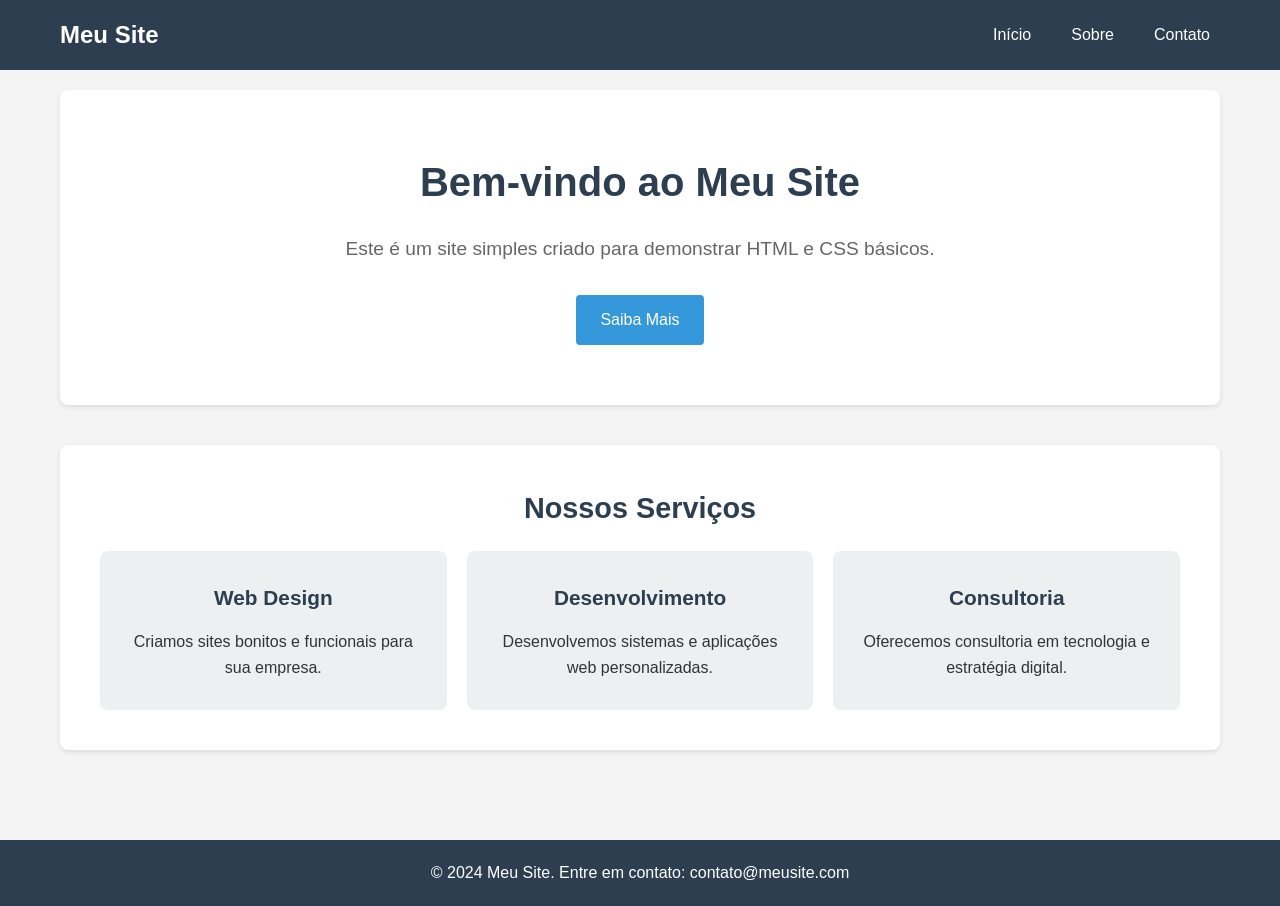
<file: index.html>
<!DOCTYPE html>
<html lang="pt-BR">
<head>
    <meta charset="UTF-8">
    <meta name="viewport" content="width=device-width, initial-scale=1.0">
    <title>Meu Site</title>
    <link rel="stylesheet" href="style.css">
</head>
<body>
<header>
    <nav>
        <h1>Meu Site</h1>
        <ul>
            <li><a href="index.html">Início</a></li>
            <li><a href="sobre.html">Sobre</a></li>
            <li><a href="#contato">Contato</a></li>
        </ul>
    </nav>
</header>

<main>
    <section class="hero">
        <h2>Bem-vindo ao Meu Site</h2>
        <p>Este é um site simples criado para demonstrar HTML e CSS básicos.</p>
        <a href="sobre.html" class="botao">Saiba Mais</a>
    </section>

    <section class="servicos">
        <h3>Nossos Serviços</h3>
        <div class="cards">
            <div class="card">
                <h4>Web Design</h4>
                <p>Criamos sites bonitos e funcionais para sua empresa.</p>
            </div>
            <div class="card">
                <h4>Desenvolvimento</h4>
                <p>Desenvolvemos sistemas e aplicações web personalizadas.</p>
            </div>
            <div class="card">
                <h4>Consultoria</h4>
                <p>Oferecemos consultoria em tecnologia e estratégia digital.</p>
            </div>
        </div>
    </section>
</main>

<footer id="contato">
    <p>© 2024 Meu Site. Entre em contato: contato@meusite.com</p>
</footer>
</body>
</html>
</file>
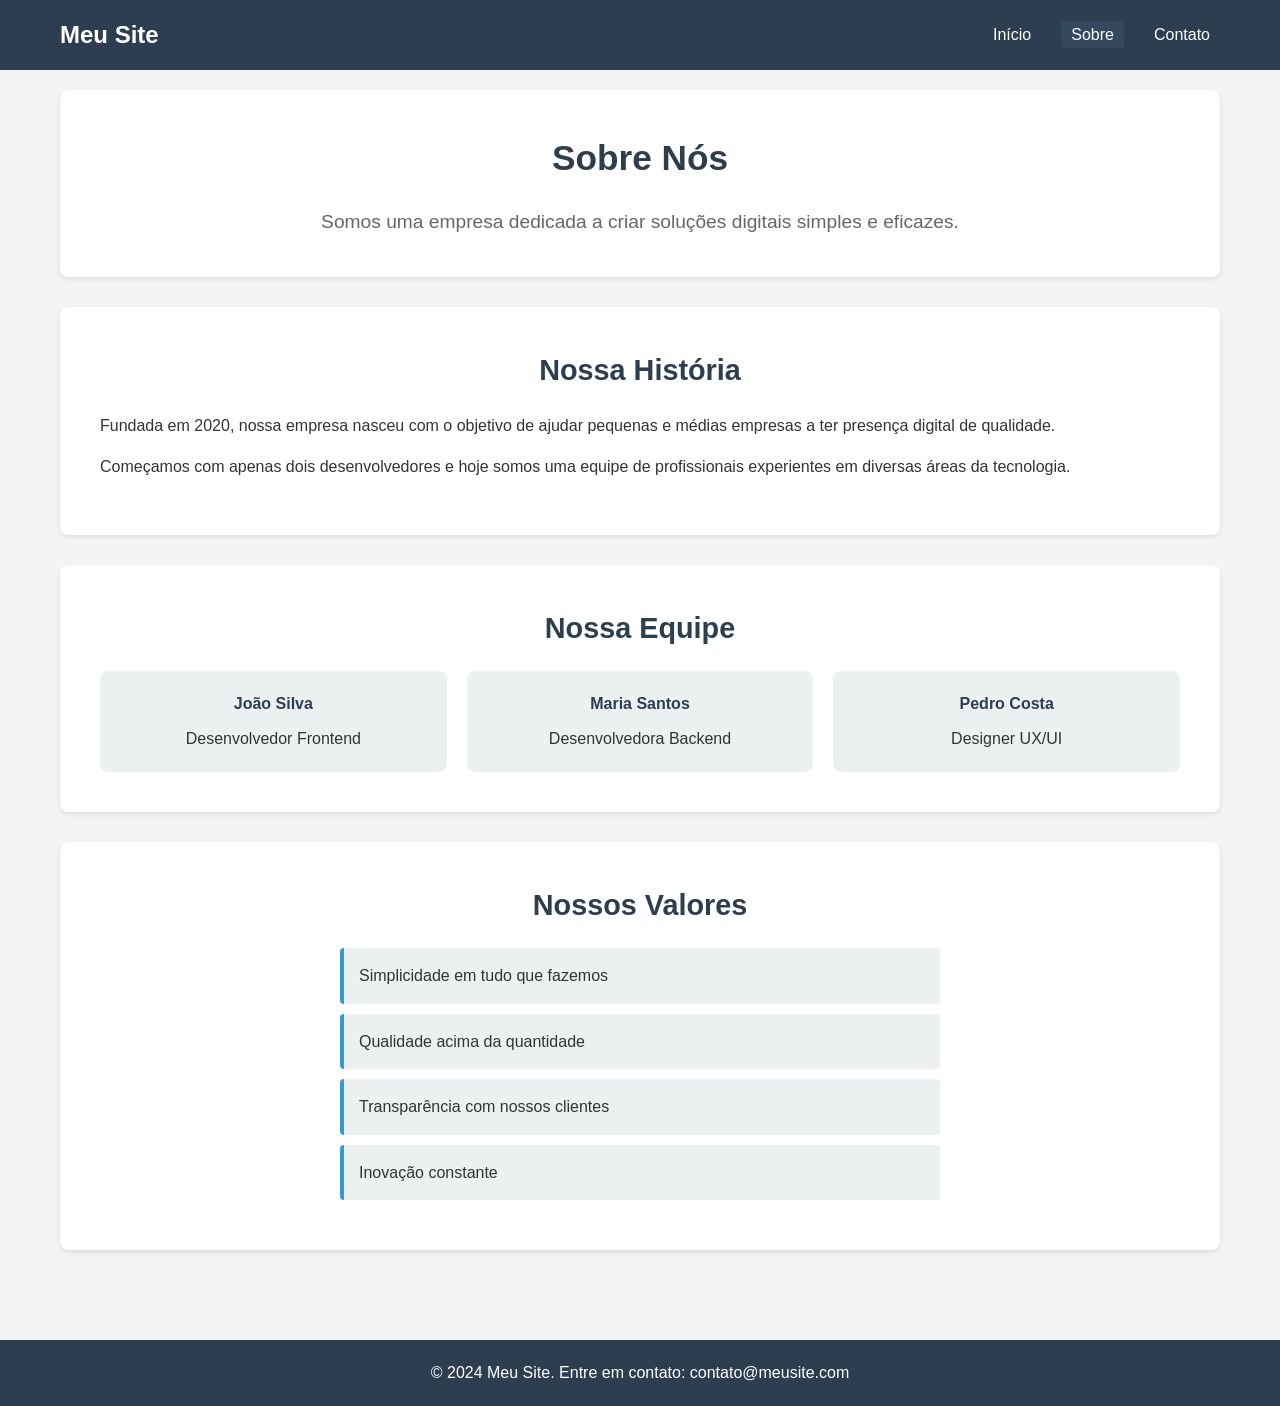
<file: sobre.html>
<!DOCTYPE html>
<html lang="pt-BR">
<head>
    <meta charset="UTF-8">
    <meta name="viewport" content="width=device-width, initial-scale=1.0">
    <title>Sobre - Meu Site</title>
    <link rel="stylesheet" href="style.css">
</head>
<body>
<header>
    <nav>
        <h1>Meu Site</h1>
        <ul>
            <li><a href="index.html">Início</a></li>
            <li><a href="sobre.html" class="ativo">Sobre</a></li>
            <li><a href="#contato">Contato</a></li>
        </ul>
    </nav>
</header>

<main>
    <section class="sobre-intro">
        <h2>Sobre Nós</h2>
        <p>Somos uma empresa dedicada a criar soluções digitais simples e eficazes.</p>
    </section>

    <section class="historia">
        <h3>Nossa História</h3>
        <p>Fundada em 2020, nossa empresa nasceu com o objetivo de ajudar pequenas e médias empresas a ter presença digital de qualidade.</p>
        <p>Começamos com apenas dois desenvolvedores e hoje somos uma equipe de profissionais experientes em diversas áreas da tecnologia.</p>
    </section>

    <section class="equipe">
        <h3>Nossa Equipe</h3>
        <div class="membros">
            <div class="membro">
                <h4>João Silva</h4>
                <p>Desenvolvedor Frontend</p>
            </div>
            <div class="membro">
                <h4>Maria Santos</h4>
                <p>Desenvolvedora Backend</p>
            </div>
            <div class="membro">
                <h4>Pedro Costa</h4>
                <p>Designer UX/UI</p>
            </div>
        </div>
    </section>

    <section class="valores">
        <h3>Nossos Valores</h3>
        <ul>
            <li>Simplicidade em tudo que fazemos</li>
            <li>Qualidade acima da quantidade</li>
            <li>Transparência com nossos clientes</li>
            <li>Inovação constante</li>
        </ul>
    </section>
</main>

<footer id="contato">
    <p>© 2024 Meu Site. Entre em contato: contato@meusite.com</p>
</footer>
</body>
</html>
</file>
<file: style.css>
/* Reset básico */
* {
    margin: 0;
    padding: 0;
    box-sizing: border-box;
}

/* Configurações gerais */
body {
    font-family: Arial, sans-serif;
    line-height: 1.6;
    color: #333;
    background-color: #f4f4f4;
}

/* Header */
header {
    background: #2c3e50;
    color: white;
    padding: 1rem 0;
}

nav {
    max-width: 1200px;
    margin: 0 auto;
    padding: 0 20px;
    display: flex;
    justify-content: space-between;
    align-items: center;
}

nav h1 {
    font-size: 1.5rem;
}

nav ul {
    list-style: none;
    display: flex;
    gap: 20px;
}

nav a {
    color: white;
    text-decoration: none;
    padding: 5px 10px;
    border-radius: 4px;
    transition: background 0.3s;
}

nav a:hover,
nav a.ativo {
    background: #34495e;
}

/* Main content */
main {
    max-width: 1200px;
    margin: 0 auto;
    padding: 20px;
}

/* Hero section */
.hero {
    background: white;
    text-align: center;
    padding: 60px 40px;
    border-radius: 8px;
    margin-bottom: 40px;
    box-shadow: 0 2px 5px rgba(0,0,0,0.1);
}

.hero h2 {
    font-size: 2.5rem;
    margin-bottom: 20px;
    color: #2c3e50;
}

.hero p {
    font-size: 1.2rem;
    margin-bottom: 30px;
    color: #666;
}

/* Botões */
.botao {
    display: inline-block;
    background: #3498db;
    color: white;
    padding: 12px 24px;
    text-decoration: none;
    border-radius: 4px;
    transition: background 0.3s;
}

.botao:hover {
    background: #2980b9;
}

/* Seções */
section {
    background: white;
    padding: 40px;
    margin-bottom: 30px;
    border-radius: 8px;
    box-shadow: 0 2px 5px rgba(0,0,0,0.1);
}

section h3 {
    font-size: 1.8rem;
    margin-bottom: 20px;
    color: #2c3e50;
    text-align: center;
}

/* Cards */
.cards {
    display: flex;
    gap: 20px;
    flex-wrap: wrap;
    justify-content: center;
}

.card {
    background: #ecf0f1;
    padding: 30px;
    border-radius: 8px;
    flex: 1;
    min-width: 250px;
    text-align: center;
}

.card h4 {
    font-size: 1.3rem;
    margin-bottom: 15px;
    color: #2c3e50;
}

/* Página Sobre */
.sobre-intro {
    text-align: center;
}

.sobre-intro h2 {
    font-size: 2.2rem;
    margin-bottom: 20px;
    color: #2c3e50;
}

.sobre-intro p {
    font-size: 1.2rem;
    color: #666;
}

.historia p {
    margin-bottom: 15px;
    text-align: justify;
}

/* Equipe */
.membros {
    display: flex;
    gap: 20px;
    flex-wrap: wrap;
    justify-content: center;
}

.membro {
    background: #ecf0f1;
    padding: 20px;
    border-radius: 8px;
    text-align: center;
    flex: 1;
    min-width: 200px;
}

.membro h4 {
    margin-bottom: 10px;
    color: #2c3e50;
}

/* Valores */
.valores ul {
    list-style: none;
    max-width: 600px;
    margin: 0 auto;
}

.valores li {
    background: #ecf0f1;
    padding: 15px;
    margin-bottom: 10px;
    border-radius: 4px;
    border-left: 4px solid #3498db;
}

/* Footer */
footer {
    background: #2c3e50;
    color: white;
    text-align: center;
    padding: 20px;
    margin-top: 40px;
}

/* Responsividade */
@media (max-width: 768px) {
    nav {
        flex-direction: column;
        gap: 20px;
    }

    nav ul {
        gap: 10px;
    }

    .hero h2 {
        font-size: 2rem;
    }

    .hero p {
        font-size: 1rem;
    }

    .cards,
    .membros {
        flex-direction: column;
    }

    section {
        padding: 20px;
    }
}
</file>
